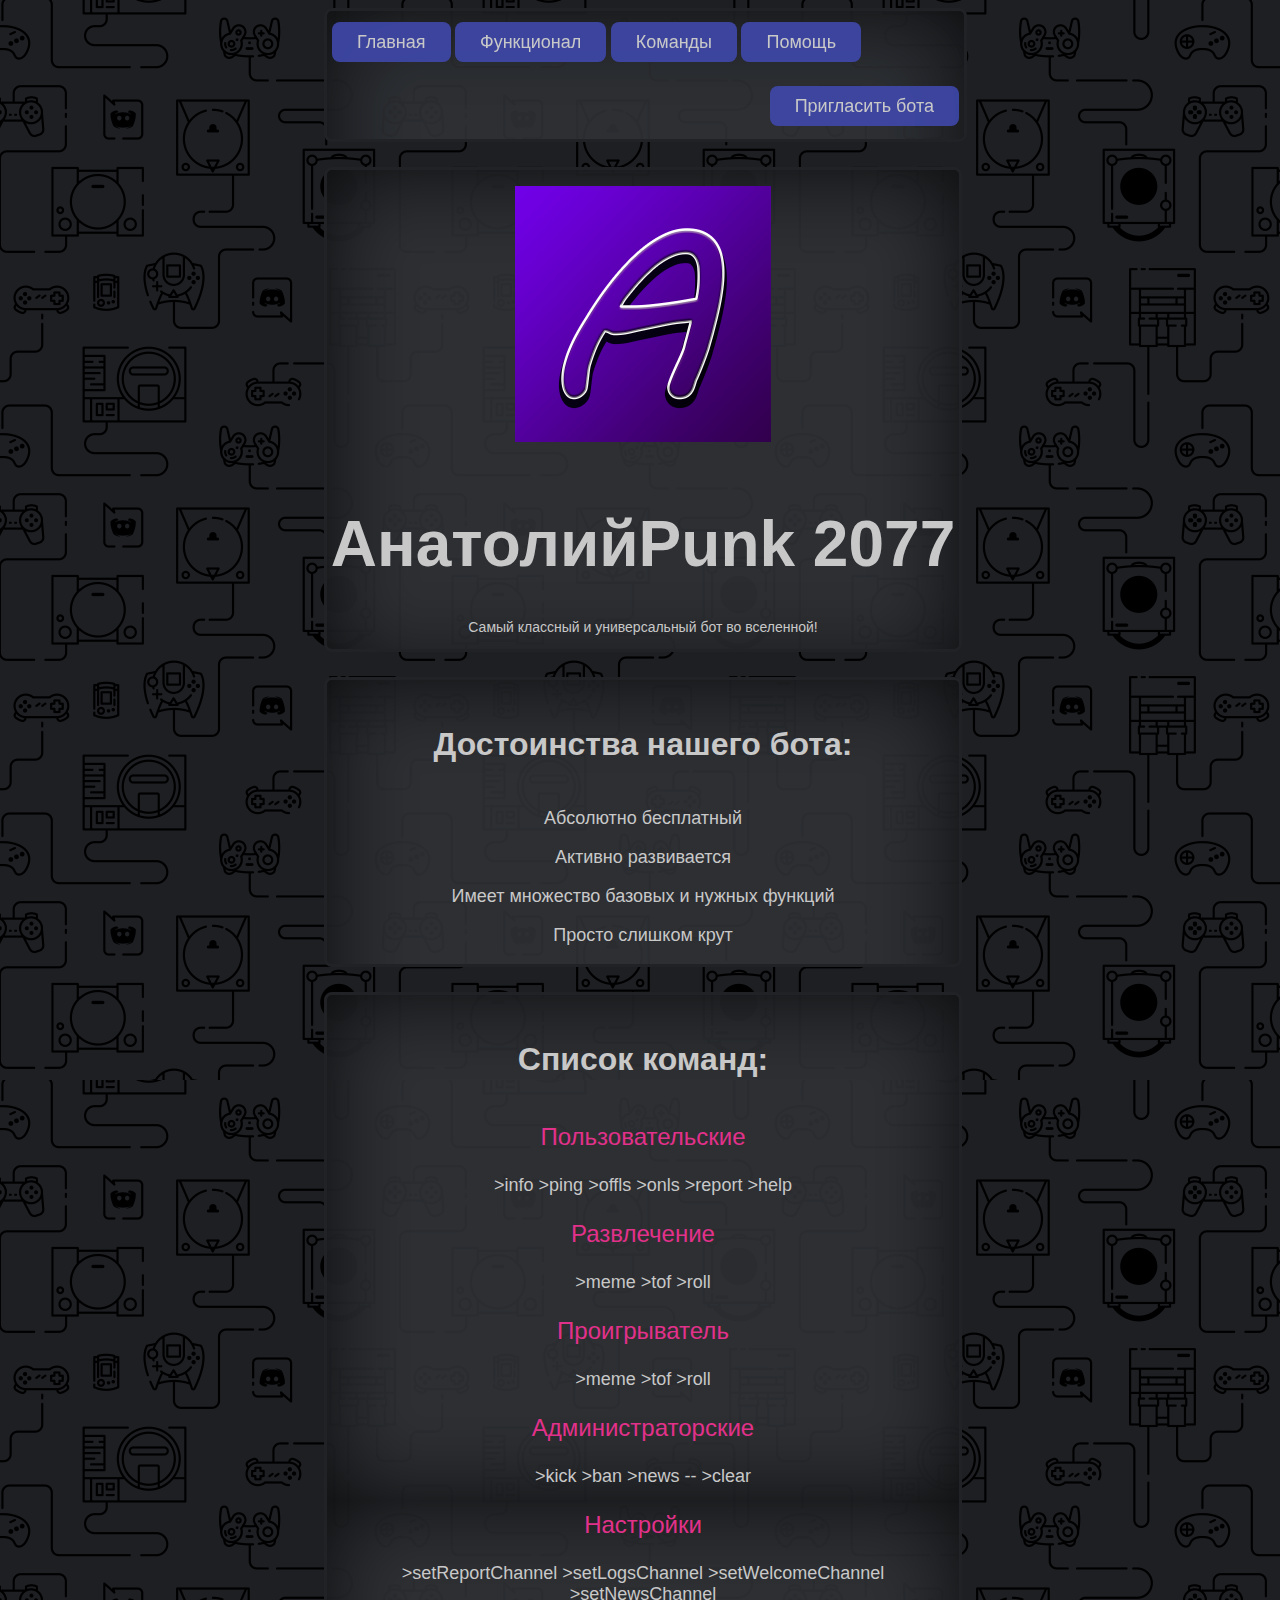
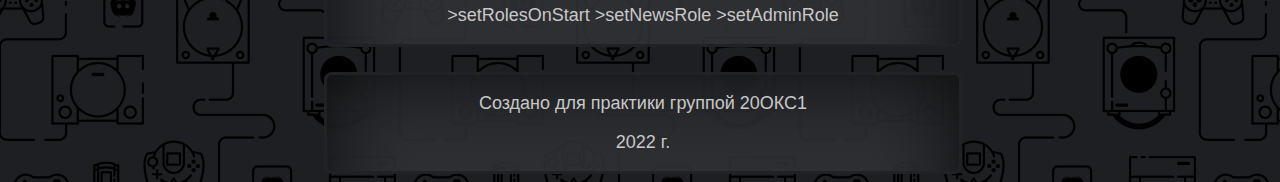
<file: index.html>
<!DOCTYPE html>
<html>

    <head>

        <meta charset="utf-8">
        <title>Бот Антон | Главная</title>
        <link href="css/style.css" rel="stylesheet">
        <link href="css/anims.css" rel="stylesheet">

    </head>

    <body>
        
        <div class = 'navigationPanel textLeftAlign'>
                
            <a class = 'textButtonBackground textColoredW textNormal' href="index.html">Главная</a>            
            <a class = 'textButtonBackground textColoredW textNormal' href="funcs.html">Функционал</a>
            <a class = 'textButtonBackground textColoredW textNormal' href="cmds.html">Команды</a>
            <a class = 'textButtonBackground textColoredW textNormal' href="help.html">Помощь</a>
                
            <div class = 'textFloatRight'> 
                
                <a class = 'textButtonBackground textColoredW textNormal' href='https://discord.com/api/oauth2/authorize?client_id=927261172334477343&permissions=8&scope=bot'>Пригласить бота</a> 
            
            </div>
            
        </div>
        
        <header class = 'textCenterAlign'>
                
                <p><img src="img/Антон.png" alt="Пример" width="256" height="256"></p>
                <h1 class = 'textSuperBig textColoredW'> АнатолийPunk 2077 </h1>
                <p class = 'textSmall textColoredW'> Самый классный и универсальный бот во вселенной! </p>

        </header>

        <div class='section textCenterAlign'> 

            <h3 class = 'textColoredW textBig'> Достоинства нашего бота: </h3>

            <p class = 'textColoredW textNormal'>Абсолютно бесплатный</p>
            <p class = 'textColoredW textNormal'>Активно развивается</p>
            <p class = 'textColoredW textNormal'>Имеет множество базовых и нужных функций</p>
            <p class = 'textColoredW textNormal'>Просто слишком крут</p>

        </div>

        <div class='section textCenterAlign'> 

            <h3 class = 'textColoredW textBig'> Список команд: </h3>

            <p class="textColoredP textSemiBig">Пользовательские </p>
            <p class='textColoredW textNormal'> >info   >ping   >offls   >onls   >report   >help </p>

            <p class="textColoredP textSemiBig">Развлечение </p>
            <p class='textColoredW textNormal'> >meme   >tof   >roll </p>

            <p class="textColoredP textSemiBig">Проигрыватель </p>
            <p class='textColoredW textNormal'> >meme   >tof   >roll </p>

            <p class="textColoredP textSemiBig">Администраторские </p>
            <p class='textColoredW textNormal'> >kick   >ban   >news   --   >clear </p>

            <p class="textColoredP textSemiBig">Настройки </p>
            <p class='textColoredW textNormal'> >setReportChannel     >setLogsChannel     >setWelcomeChannel     >setNewsChannel   <br>  >setRolesOnStart     >setNewsRole     >setAdminRole </p>

        </div>

        <footer class = 'textCenterAlign'>

            <p class='textColoredW textNormal'>Создано для практики группой 20ОКС1</p>
            <p class='textColoredW textNormal'>2022 г.</p>
        
        </footer>
    
    </body>

</html>
</file>
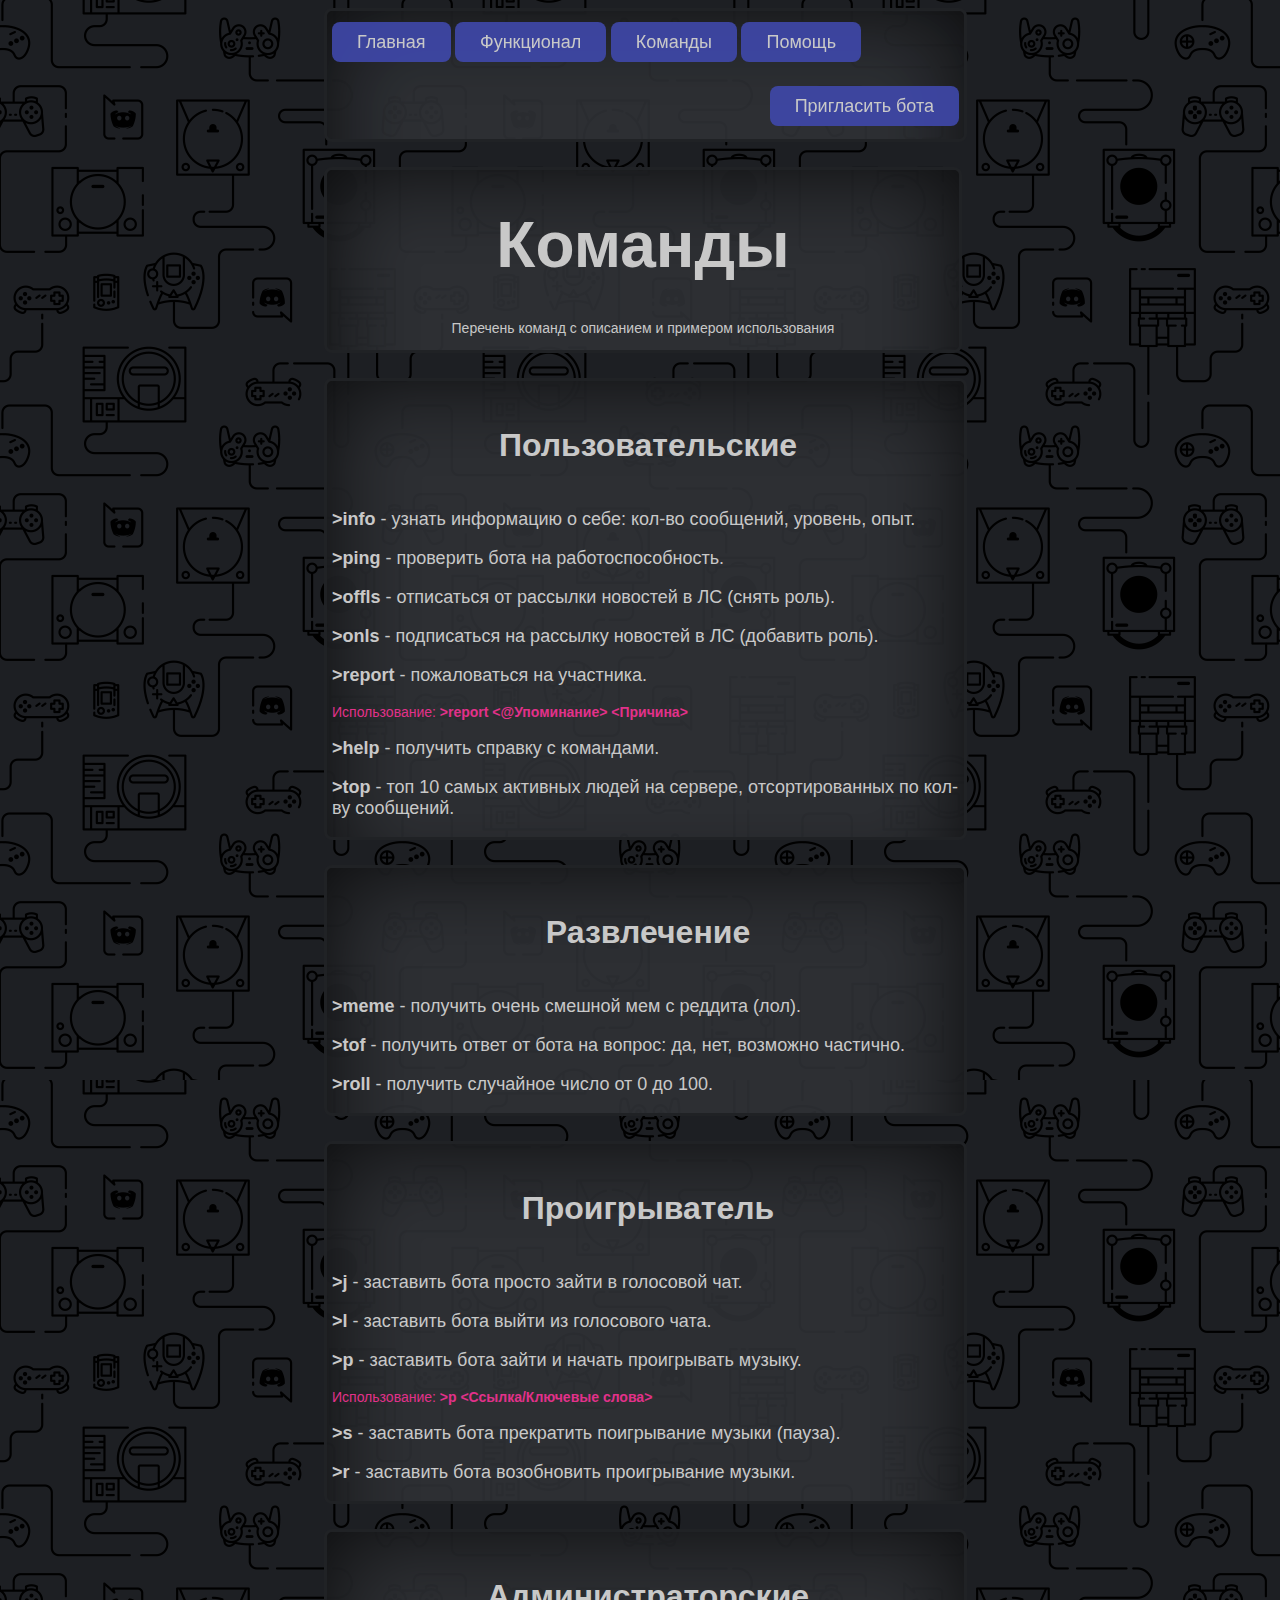
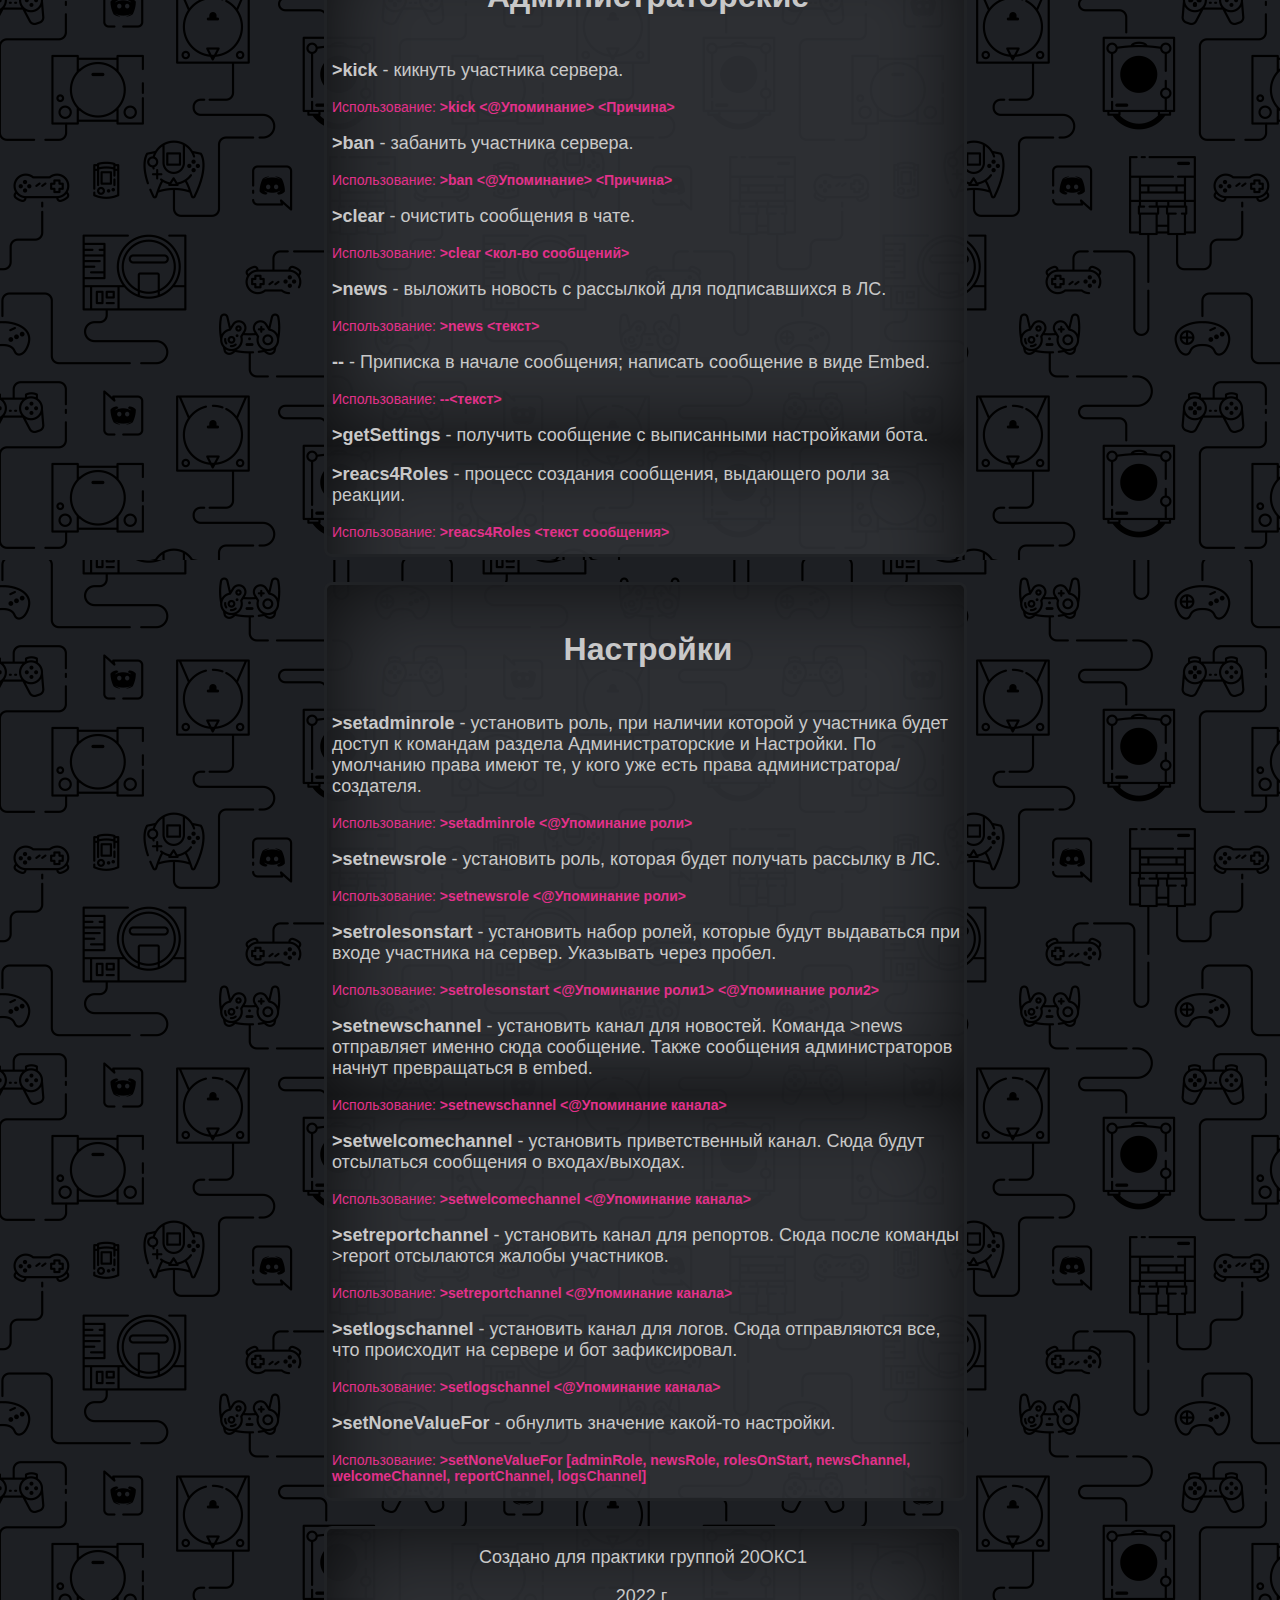
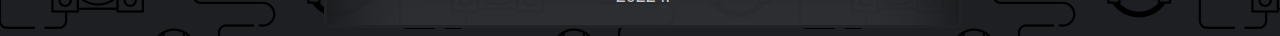
<file: cmds.html>
<!DOCTYPE html>
<html>

    <head>

        <meta charset="utf-8">
        <title>Бот Антон | Команды</title>
        <link href="css/style.css" rel="stylesheet">
        <link href="css/anims.css" rel="stylesheet">

    </head>

    <body>

        <div class = 'navigationPanel textLeftAlign'>
                
            <a class = 'textButtonBackground textColoredW textNormal' href="index.html">Главная</a>            
            <a class = 'textButtonBackground textColoredW textNormal' href="funcs.html">Функционал</a>
            <a class = 'textButtonBackground textColoredW textNormal' href="cmds.html">Команды</a>
            <a class = 'textButtonBackground textColoredW textNormal' href="help.html">Помощь</a>
                
            <div class = 'textFloatRight'> 
                
                <a class = 'textButtonBackground textColoredW textNormal' href='https://discord.com/api/oauth2/authorize?client_id=927261172334477343&permissions=8&scope=bot'>Пригласить бота</a> 
            
            </div>
            
        </div>

    </body>

    <header class = 'textCenterAlign'> 

        <h1 class = 'textSuperBig textColoredW'> Команды</h1>
        <p class = 'textSmall textColoredW'> Перечень команд с описанием и примером использования </p>

    </header>

    <div class='section textLeftAlign'> 

        <h3 class = 'textColoredW textBig textCenterAlign'>Пользовательские</h3>

        <p class = 'textColoredW textNormal'><strong> >info </strong> - узнать информацию о себе: кол-во сообщений, уровень, опыт.</p>
        <p class = 'textColoredW textNormal'><strong> >ping </strong> - проверить бота на работоспособность.</p>
        <p class = 'textColoredW textNormal'><strong> >offls </strong> - отписаться от рассылки новостей в ЛС (снять роль).</p>
        <p class = 'textColoredW textNormal'><strong> >onls </strong> - подписаться на рассылку новостей в ЛС (добавить роль).</p>
        <p class = 'textColoredW textNormal'><strong> >report </strong> - пожаловаться на участника.</p>
        <p class = 'textColoredP textSmall'>Использование: <strong> >report <@Упоминание> <Причина> </strong></p>
        <p class = 'textColoredW textNormal'><strong> >help </strong> - получить справку с командами.</p>
        <p class = 'textColoredW textNormal'><strong> >top </strong> - топ 10 самых активных людей на сервере, отсортированных по кол-ву сообщений.</p>

    </div>

    <div class='section textLeftAlign'> 

        <h3 class = 'textColoredW textBig textCenterAlign'>Развлечение</h3>

        <p class = 'textColoredW textNormal'><strong> >meme </strong> - получить очень смешной мем с реддита (лол).</p>
        <p class = 'textColoredW textNormal'><strong> >tof </strong> - получить ответ от бота на вопрос: да, нет, возможно частично.</p>
        <p class = 'textColoredW textNormal'><strong> >roll </strong> - получить случайное число от 0 до 100.</p>

    </div>

    <div class='section textLeftAlign'> 

        <h3 class = 'textColoredW textBig textCenterAlign'>Проигрыватель</h3>

        <p class = 'textColoredW textNormal'><strong> >j </strong> - заставить бота просто зайти в голосовой чат.</p>
        <p class = 'textColoredW textNormal'><strong> >l </strong> - заставить бота выйти из голосового чата.</p>
        <p class = 'textColoredW textNormal'><strong> >p </strong> - заставить бота зайти и начать проигрывать музыку.</p>
        <p class = 'textColoredP textSmall'>Использование: <strong> >p <Ссылка/Ключевые слова> </strong></p>
        <p class = 'textColoredW textNormal'><strong> >s </strong> - заставить бота прекратить поигрывание музыки (пауза).</p>
        <p class = 'textColoredW textNormal'><strong> >r </strong> - заставить бота возобновить проигрывание музыки.</p>

    </div>

    <div class='section textLeftAlign'> 

        <h3 class = 'textColoredW textBig textCenterAlign'>Администраторские</h3>

        <p class = 'textColoredW textNormal'><strong> >kick </strong> - кикнуть участника сервера. </p>
        <p class = 'textColoredP textSmall'>Использование: <strong> >kick <@Упоминание> <Причина> </strong></p>
        <p class = 'textColoredW textNormal'><strong> >ban </strong> - забанить участника сервера.</p>
        <p class = 'textColoredP textSmall'>Использование: <strong> >ban <@Упоминание> <Причина> </strong></p>
        <p class = 'textColoredW textNormal'><strong> >clear </strong> - очистить сообщения в чате.</p>
        <p class = 'textColoredP textSmall'>Использование: <strong> >clear <кол-во сообщений> </strong></p>
        <p class = 'textColoredW textNormal'><strong> >news </strong> - выложить новость с рассылкой для подписавшихся в ЛС.</p>
        <p class = 'textColoredP textSmall'>Использование: <strong> >news <текст> </strong></p>
        <p class = 'textColoredW textNormal'><strong> -- </strong> - Приписка в начале сообщения; написать сообщение в виде Embed.</p>
        <p class = 'textColoredP textSmall'>Использование: <strong> --<текст> </strong></p>
        <p class = 'textColoredW textNormal'><strong> >getSettings </strong> - получить сообщение с выписанными настройками бота.</p>
        <p class = 'textColoredW textNormal'><strong> >reacs4Roles </strong> - процесс создания сообщения, выдающего роли за реакции.</p>
        <p class = 'textColoredP textSmall'>Использование: <strong> >reacs4Roles <текст сообщения> </strong></p>
            
    </div>

    <div class='section textLeftAlign'> 

        <h3 class = 'textColoredW textBig textCenterAlign'>Настройки</h3>

        <p class = 'textColoredW textNormal'><strong> >setadminrole </strong> - установить роль, при наличии которой у участника будет доступ к командам раздела Администраторские и Настройки. 
            По умолчанию права имеют те, у кого уже есть права администратора/создателя. </p>
        <p class = 'textColoredP textSmall'>Использование: <strong> >setadminrole <@Упоминание роли> </strong></p>
        
        <p class = 'textColoredW textNormal'><strong> >setnewsrole </strong> - установить роль, которая будет получать рассылку в ЛС.</p>
        <p class = 'textColoredP textSmall'>Использование: <strong> >setnewsrole <@Упоминание роли> </strong></p>
        
        <p class = 'textColoredW textNormal'><strong> >setrolesonstart </strong> - установить набор ролей, которые будут выдаваться при входе участника на сервер. Указывать через пробел. </p>
        <p class = 'textColoredP textSmall'>Использование: <strong> >setrolesonstart <@Упоминание роли1> <@Упоминание роли2> </strong></p>
        
        <p class = 'textColoredW textNormal'><strong> >setnewschannel </strong> - установить канал для новостей. Команда >news отправляет именно сюда сообщение. Также сообщения администраторов начнут превращаться в embed.</p>
        <p class = 'textColoredP textSmall'>Использование: <strong> >setnewschannel <@Упоминание канала> </strong></p>

        <p class = 'textColoredW textNormal'><strong> >setwelcomechannel </strong> - установить приветственный канал. Сюда будут отсылаться сообщения о входах/выходах. </p>
        <p class = 'textColoredP textSmall'>Использование: <strong> >setwelcomechannel <@Упоминание канала> </strong></p>

        <p class = 'textColoredW textNormal'><strong> >setreportchannel </strong> - установить канал для репортов. Сюда после команды >report отсылаются жалобы участников. </p>
        <p class = 'textColoredP textSmall'>Использование: <strong> >setreportchannel <@Упоминание канала> </strong></p>

        <p class = 'textColoredW textNormal'><strong> >setlogschannel </strong> - установить канал для логов. Сюда отправляются все, что происходит на сервере и бот зафиксировал. </p>
        <p class = 'textColoredP textSmall'>Использование: <strong> >setlogschannel <@Упоминание канала> </strong> </strong></p>

        <p class = 'textColoredW textNormal'><strong> >setNoneValueFor </strong> - обнулить значение какой-то настройки. </p>
        <p class = 'textColoredP textSmall'>Использование: <strong> >setNoneValueFor [adminRole, newsRole, rolesOnStart, newsChannel, welcomeChannel, reportChannel, logsChannel] </strong> </strong></p>

    </div>

    <footer class = 'textCenterAlign'>

        <p class='textColoredW textNormal'>Создано для практики группой 20ОКС1</p>
        <p class='textColoredW textNormal'>2022 г.</p>
    
    </footer>

</html>
</file>
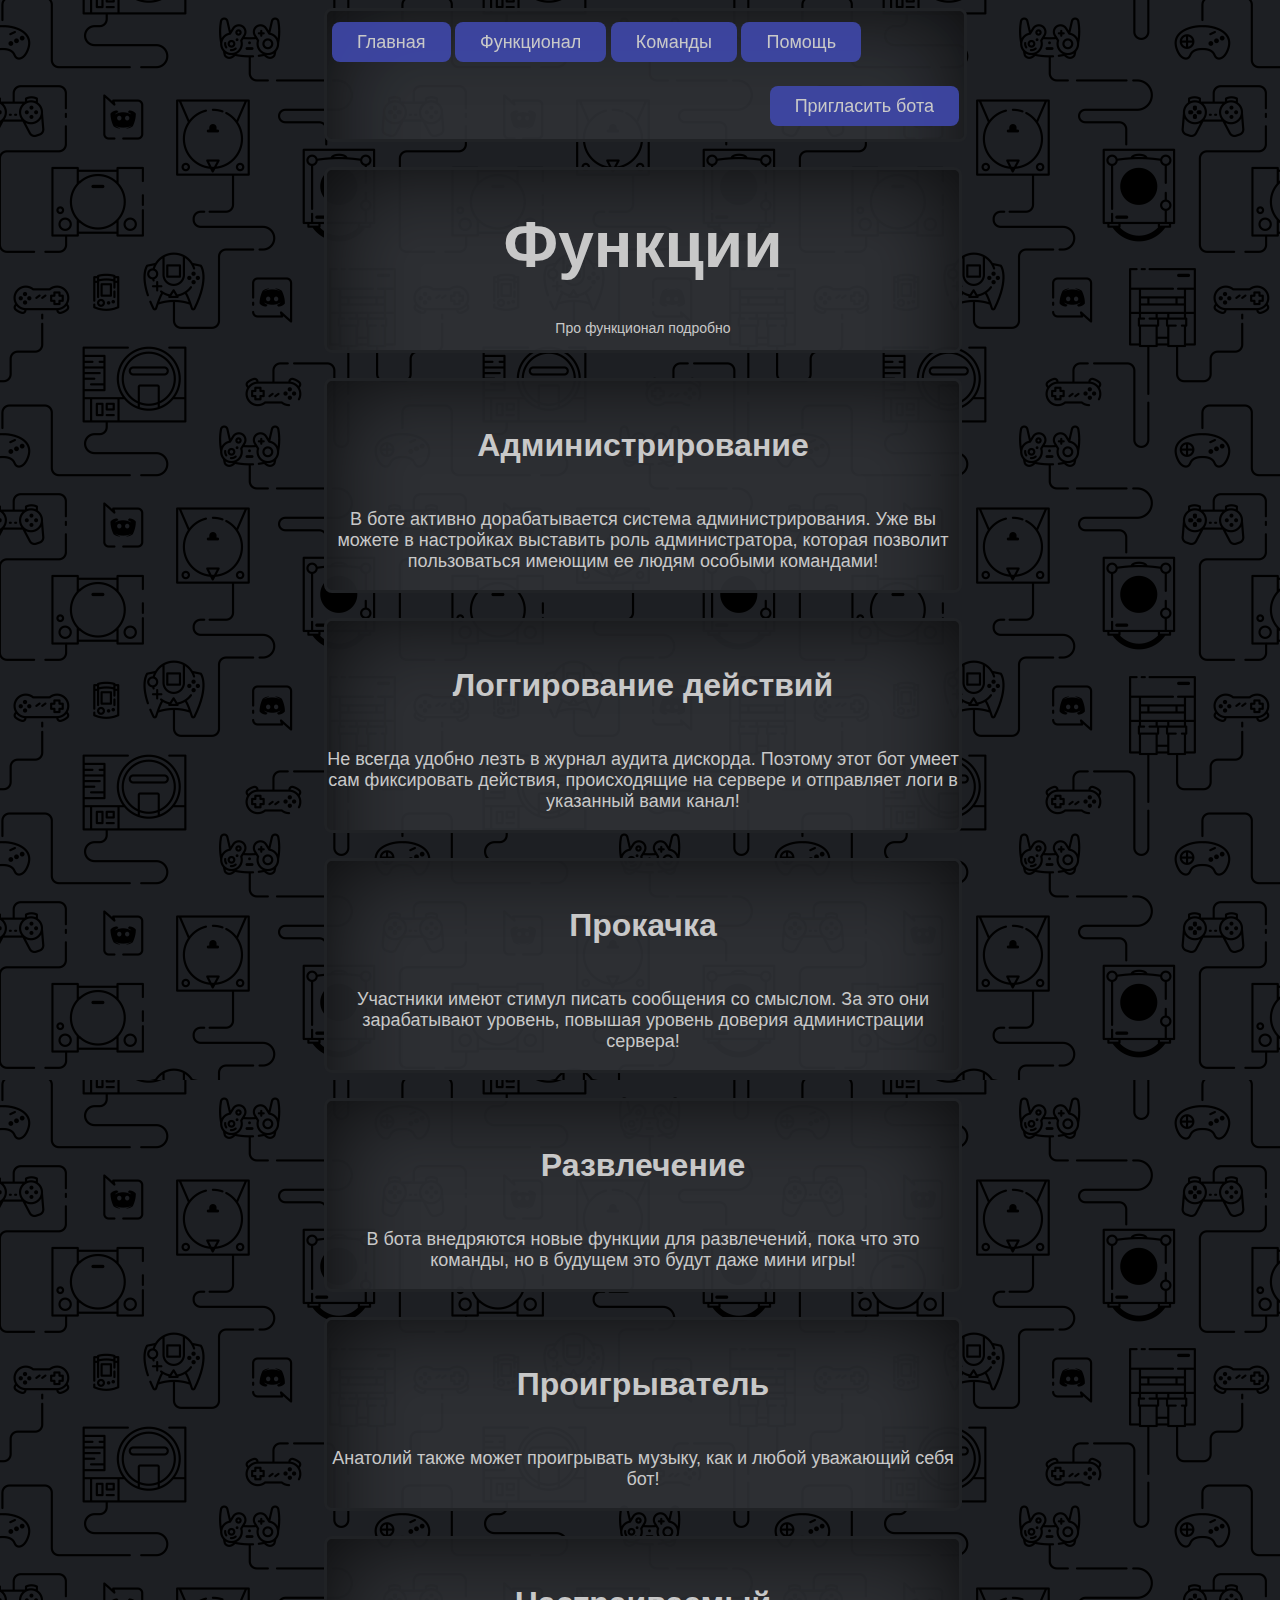
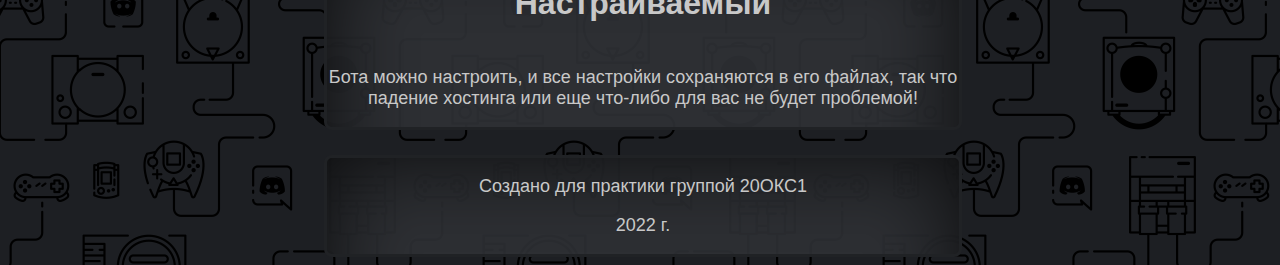
<file: funcs.html>
<!DOCTYPE html>
<html>

    <head>

        <meta charset="utf-8">
        <title>Бот Антон | Функционал</title>
        <link href="css/style.css" rel="stylesheet">
        <link href="css/anims.css" rel="stylesheet">

    </head>

    <body>

        <div class = 'navigationPanel textLeftAlign'>
                
            <a class = 'textButtonBackground textColoredW textNormal' href="index.html">Главная</a>            
            <a class = 'textButtonBackground textColoredW textNormal' href="funcs.html">Функционал</a>
            <a class = 'textButtonBackground textColoredW textNormal' href="cmds.html">Команды</a>
            <a class = 'textButtonBackground textColoredW textNormal' href="help.html">Помощь</a>
                
            <div class = 'textFloatRight'> 
                
                <a class = 'textButtonBackground textColoredW textNormal' href='https://discord.com/api/oauth2/authorize?client_id=927261172334477343&permissions=8&scope=bot'>Пригласить бота</a> 
            
            </div>
            
        </div>

        <header> 
    
            <h1 class = 'textSuperBig textColoredW textCenterAlign'> Функции </h1>
            <p class = 'textSmall textColoredW textCenterAlign'> Про функционал подробно </p>
    
        </header>

        <div class='section textCenterAlign'> 

            <h3 class = 'textColoredW textBig'> Администрирование </h3>
            <p class = 'textColoredW textNormal'> В боте активно дорабатывается система администрирования. Уже вы можете в настройках выставить роль администратора, которая позволит пользоваться
                имеющим ее людям особыми командами! </p>

        </div>

        <div class='section textCenterAlign'> 

            <h3 class = 'textColoredW textBig'> Логгирование действий </h3>
            <p class = 'textColoredW textNormal'> Не всегда удобно лезть в журнал аудита дискорда. Поэтому этот бот умеет сам фиксировать действия, происходящие на сервере и отправляет логи в указанный вами канал! </p>

        </div>

        <div class='section textCenterAlign'> 

            <h3 class = 'textColoredW textBig'> Прокачка </h3>
            <p class = 'textColoredW textNormal'> Участники имеют стимул писать сообщения со смыслом. За это они зарабатывают уровень, повышая уровень доверия администрации сервера! </p>

        </div>

        <div class='section textCenterAlign'> 

            <h3 class = 'textColoredW textBig'> Развлечение </h3>
            <p class = 'textColoredW textNormal'> В бота внедряются новые функции для развлечений, пока что это команды, но в будущем это будут даже мини игры! </p>

        </div>
        
        <div class='section textCenterAlign'> 

            <h3 class = 'textColoredW textBig'> Проигрыватель </h3>
            <p class = 'textColoredW textNormal'> Анатолий также может проигрывать музыку, как и любой уважающий себя бот! </p>

        </div>

        <div class='section textCenterAlign'> 

            <h3 class = 'textColoredW textBig'> Настраиваемый </h3>
            <p class = 'textColoredW textNormal'> Бота можно настроить, и все настройки сохраняются в его файлах, так что падение хостинга или еще что-либо для вас не будет проблемой! </p>

        </div>

        <footer class = 'textCenterAlign'>

            <p class='textColoredW textNormal'>Создано для практики группой 20ОКС1</p>
            <p class='textColoredW textNormal'>2022 г.</p>
        
        </footer>

    </body>

</html>
</file>
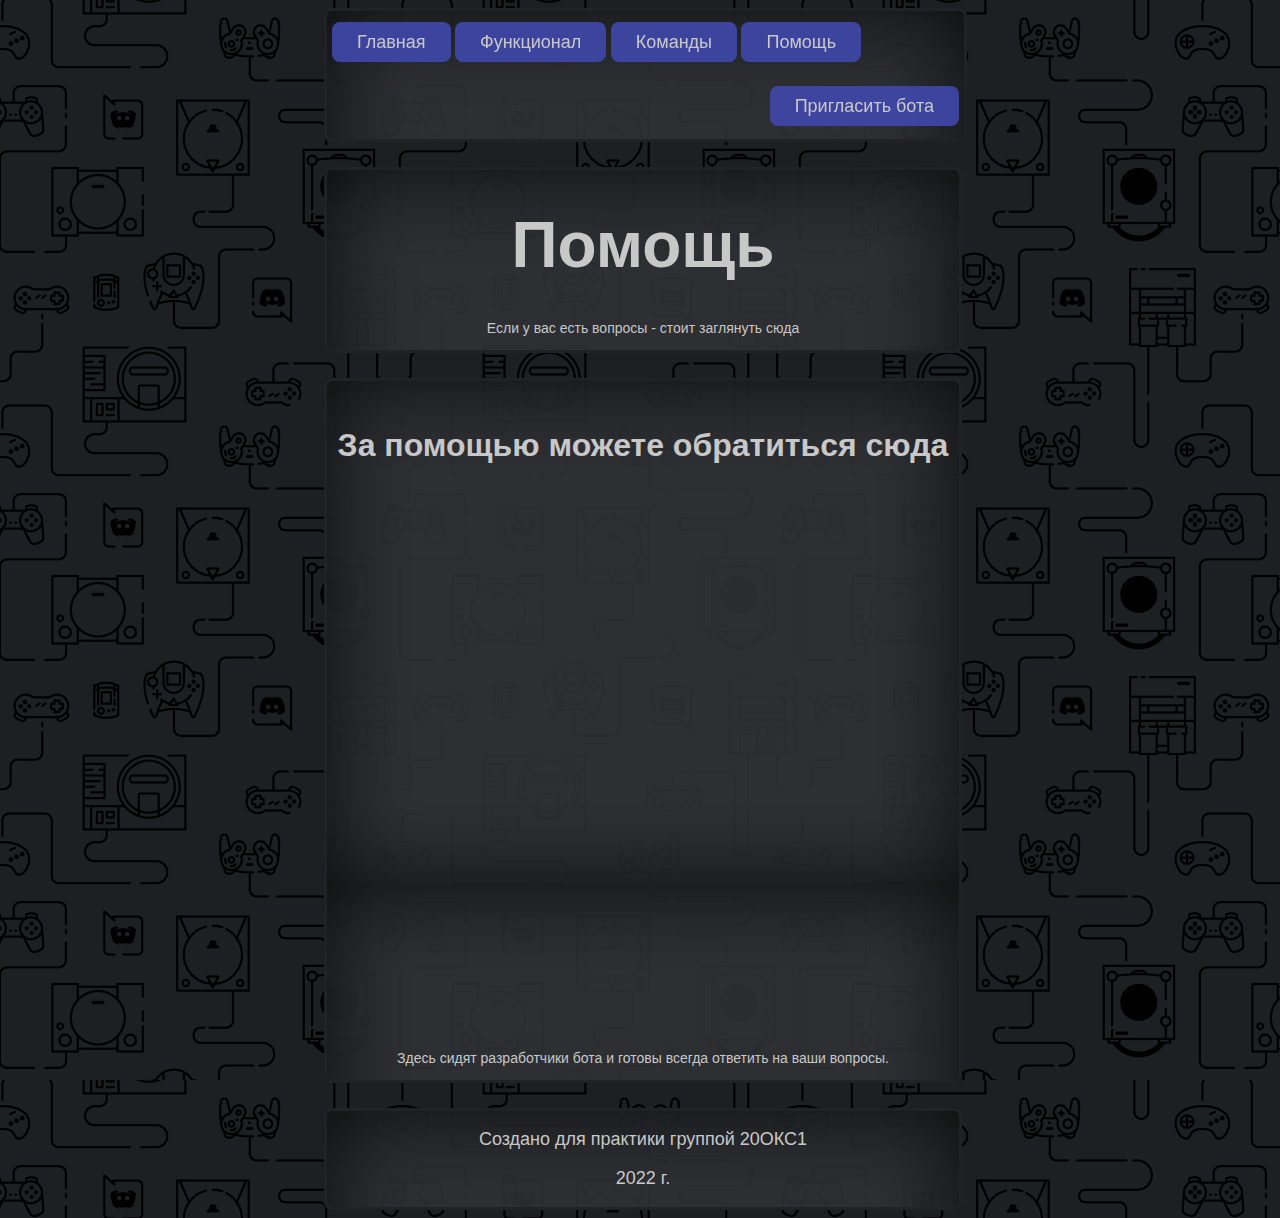
<file: help.html>
<!DOCTYPE html>
<html>

    <head>

        <meta charset="utf-8">
        <title>Бот Антон | Помощь</title>
        <link href="css/style.css" rel="stylesheet">
        <link href="css/anims.css" rel="stylesheet">

    </head>

    <body>

        <div class = 'navigationPanel textLeftAlign'>
                
            <a class = 'textButtonBackground textColoredW textNormal' href="index.html">Главная</a>            
            <a class = 'textButtonBackground textColoredW textNormal' href="funcs.html">Функционал</a>
            <a class = 'textButtonBackground textColoredW textNormal' href="cmds.html">Команды</a>
            <a class = 'textButtonBackground textColoredW textNormal' href="help.html">Помощь</a>
                
            <div class = 'textFloatRight'> 
                
                <a class = 'textButtonBackground textColoredW textNormal' href='https://discord.com/api/oauth2/authorize?client_id=927261172334477343&permissions=8&scope=bot'>Пригласить бота</a> 
            
            </div>
            
        </div>
        
        <header class = 'textCenterAlign'>
                
                <h1 class = 'textSuperBig textColoredW'> Помощь </h1>
                <p class = 'textSmall textColoredW'> Если у вас есть вопросы - стоит заглянуть сюда </p>

        </header>

        <div class='section textCenterAlign'> 

            <h3 class = 'textColoredW textBig'> За помощью можете обратиться сюда </h3>

                <iframe src="https://discord.com/widget?id=732704325293572096&theme=dark" width="350" height="500" allowtransparency="true" frameborder="0" sandbox="allow-popups allow-popups-to-escape-sandbox allow-same-origin allow-scripts"></iframe>

            <p class = 'textSmall textColoredW'> Здесь сидят разработчики бота и готовы всегда ответить на ваши вопросы. </p>

        </div>

        <footer class = 'textCenterAlign'>

            <p class='textColoredW textNormal'>Создано для практики группой 20ОКС1</p>
            <p class='textColoredW textNormal'>2022 г.</p>
        
        </footer>

    </body>

</html>
</file>
<file: css/style.css>
body {
    
    background: rgb(32, 34, 37) url(../img/thumb-1920-909912.png);
    font-family: 'Montserrat', sans-serif;

}

header {

    /* background: url(../img/H0QkD.gif), url(../img/blur.png);
    background-size: 100%; */

    background: #c7b39b00 url(../img/blur.png);
    background-size: 100%;

    margin-top: 25px;
    margin-left: 25%;

    border: 3px solid rgb(32, 34, 37);
    background-color: rgba(47, 49, 54, 0.897);
    
    line-height: 64px;
    width: 50%;

    border-radius: 8px;

}

footer {

    margin-left: 25%;
    
    background: #c7b39b00 url(../img/blur.png);
    background-size: 100%;

    border: 3px solid rgb(32, 34, 37);
    background-color: rgba(47, 49, 54, 0.897);
    
    line-height: 64px;
    width: 50%;

    position: static;
    bottom: 25px;

    border-radius: 8px;

}

.navigationPanel {

    margin-left: 25%;

    background: #c7b39b00 url(../img/blur.png);
    background-size: 100%;

    border: 3px solid rgb(32, 34, 37);
    background-color: rgba(47, 49, 54, 0.897);
    
    line-height: 64px;
    width: 50%;

    position: sticky;
    top: 0px;

    overflow: hidden;

    border-radius: 8px;

}

.section {

    margin-top: 25px;
    margin-bottom: 25px;
    margin-left: 25%;

    background: #c7b39b00 url(../img/blur.png);
    background-size: 100%;

    border: 3px solid rgb(32, 34, 37);
    background-color: rgba(47, 49, 54, 0.897);
    
    line-height: 64px;
    width: 50%;

    border-radius: 8px;

}

.textSuperBig {
    
    font: bolder;
    font-size: 64px;

}

.textBig {

    font: bolder;
    font-size: 32px;

}

.textSemiBig {

    font: caption;
    font-size: 24px;

}

.textNormal {

    font: caption;
    font-size: 18px;

}

.textSmall {

    font: caption;
    font-size: 14px;

}

.textColoredW {

    color: rgb(200, 200, 200);

}

.textColoredP {

    color: rgb(226, 49, 138);

}

.textCenterAlign {

    text-align: center;

}

.textLeftAlign {

    padding-left: 5px;
    text-align: left;

}

.textRightAlign {

    padding-right: 5px;
    text-align: right;

}

.textFloatLeft {

    padding-left: 5px;
    float: right;

}

.textFloatRight {

    padding-right: 5px;
    float: right;

}

.textButtonBackground {

    background-color: rgba(63, 72, 171, 0.897);
    padding: 10px 25px;
    text-decoration: none;
    border-radius: 8px;

    animation-name: coolButtonsAnimationReverse;
    animation-duration: 0.2s;
    animation-timing-function: linear;

}

.textButtonBackground:hover {

    background-color: rgb(200, 200, 200);
    color: black;

    animation-name: coolButtonsAnimation;
    animation-duration: 0.2s;
    animation-timing-function: linear;

}

.textButtonBackground:active {

    background: #c7b39b00 url(../img/blur.png);
    background-size: 100%;
    
    background-color: rgba(63, 72, 171, 0.897);
    color: rgb(200, 200, 200);

}
</file>
<file: css/anims.css>
@keyframes coolButtonsAnimation {

    0% {

        background-color: rgba(63, 72, 171, 0.829);
        color: rgb(200, 200, 200);

    }
    100% {

        background-color: rgb(200, 200, 200);
        color: black;

    }

}

@keyframes coolButtonsAnimationReverse {

    0% {

        background-color: rgb(200, 200, 200);
        color: black;

    }
    100% {

        background-color: rgba(63, 72, 171, 0.829);
        color: rgb(200, 200, 200);

    }

}
</file>
